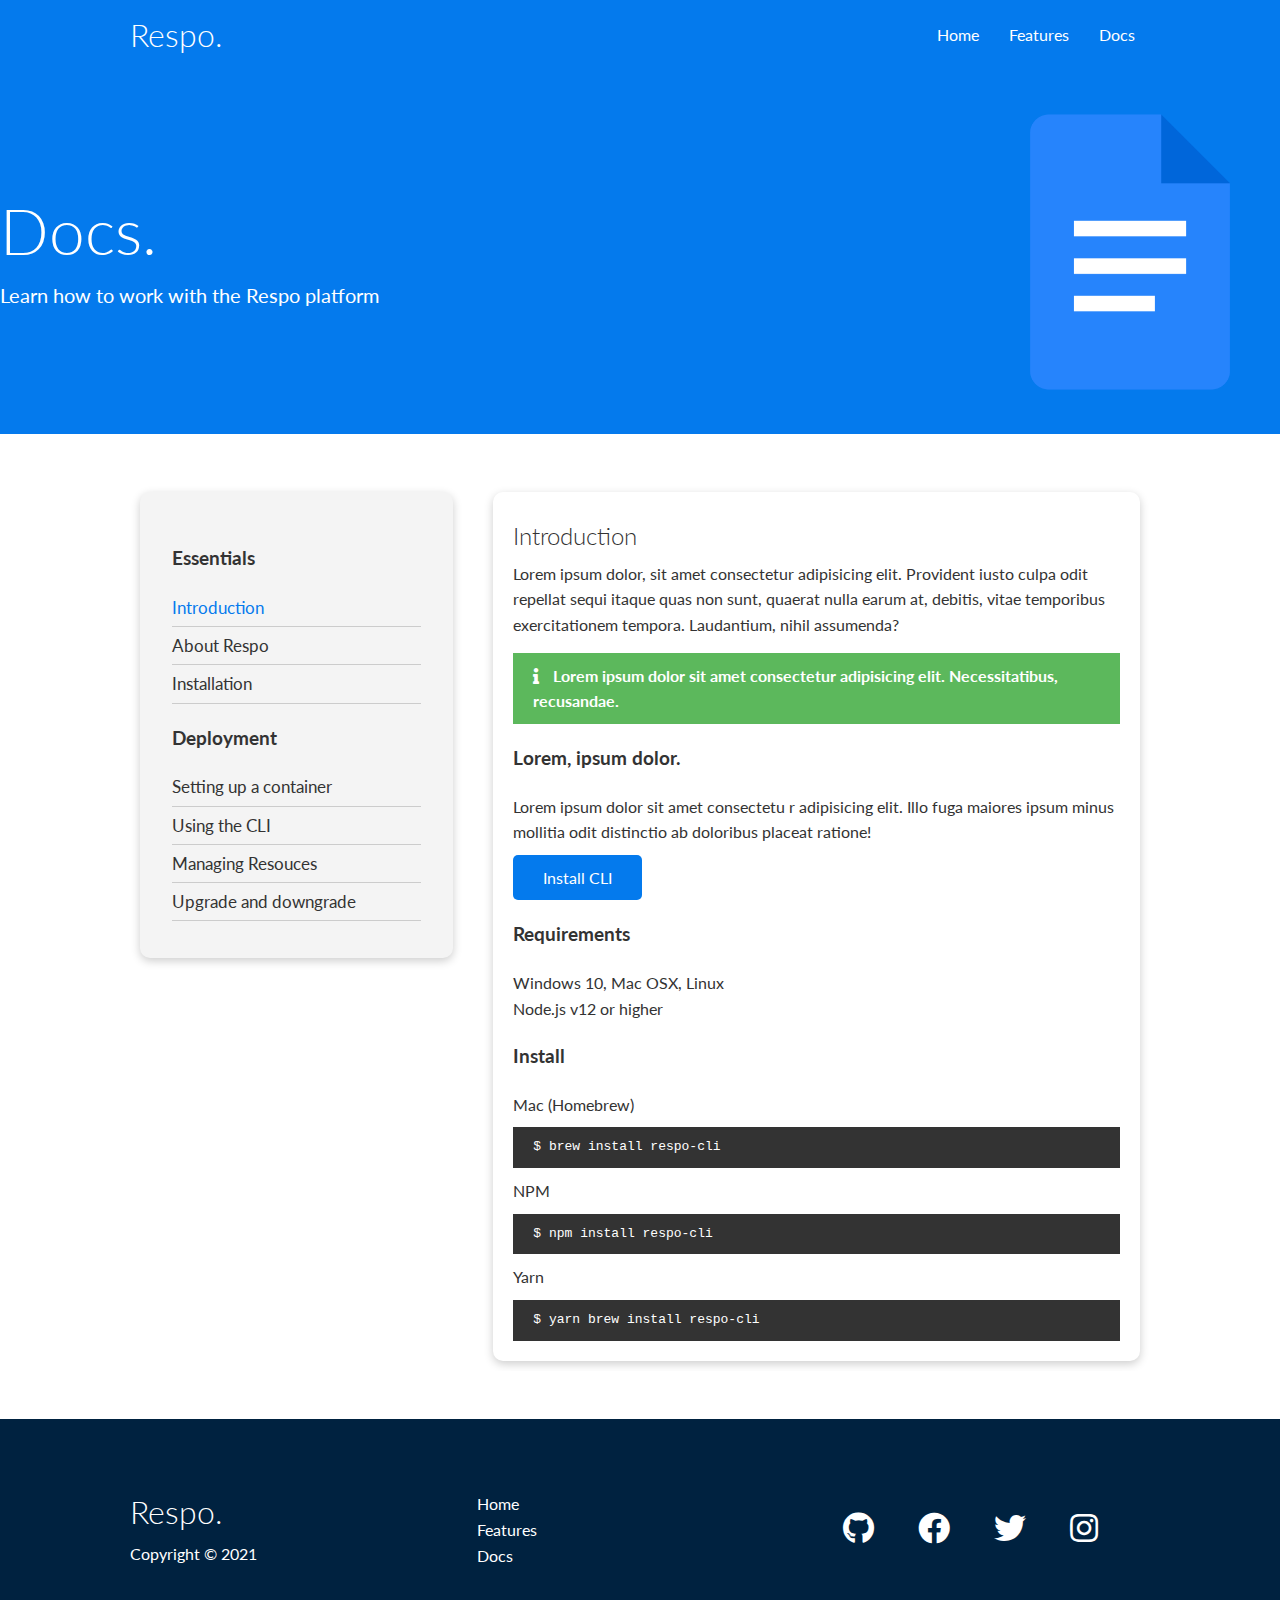
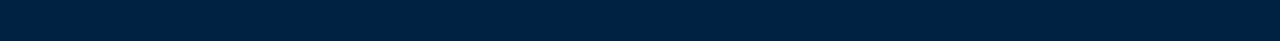
<file: Docs.html>
<!DOCTYPE html>
<html lang="en">
  <head>
    <meta charset="UTF-8" />
    <meta http-equiv="X-UA-Compatible" content="IE=edge" />
    <meta name="viewport" content="width=device-width, initial-scale=1.0" />
    <link
      rel="stylesheet"
      href="https://cdnjs.cloudflare.com/ajax/libs/font-awesome/5.15.4/css/all.min.css"
      integrity="sha512-1ycn6IcaQQ40/MKBW2W4Rhis/DbILU74C1vSrLJxCq57o941Ym01SwNsOMqvEBFlcgUa6xLiPY/NS5R+E6ztJQ=="
      crossorigin="anonymous"
      referrerpolicy="no-referrer"
    />
    <link rel="stylesheet" href="css/utilities.css" />
    <link rel="stylesheet" href="css/styles.css" />
    <title>My responsive website.</title>
  </head>
  <body>
    <!-- Navbar  -->
    <div class="navbar">
      <div class="container flex">
        <h1 class="logo">Respo.</h1>
        <nav>
          <ul>
            <li><a href="index.html"> Home</a></li>
            <li><a href="features.html"> Features</a></li>
            <li><a href="docs.html"> Docs</a></li>
          </ul>
        </nav>
      </div>
    </div>
    <!-- Head -->
    <section class="docs-head bg-primary py-3">
      <div class="comtainer grid">
        <div>
          <h1 class="xl">Docs.</h1>
          <p class="lead">Learn how to work with the Respo platform</p>
        </div>
        <img src="images/docs.png" alt="" />
      </div>
    </section>

    <!-- Docs-Main -->
    <section class="docs-main my-4">
      <div class="container grid">
        <div class="card bg-light p-3">
          <h3 class="my-2">Essentials</h3>
          <nav>
            <ul>
              <li><a class="text-primary" href="#">Introduction</a></li>
              <li><a href="#">About Respo</a></li>
              <li><a href="#">Installation</a></li>
            </ul>
          </nav>

          <h3 class="my-2">Deployment</h3>
          <nav>
            <ul>
              <li><a href="#">Setting up a container</a></li>
              <li><a href="#">Using the CLI</a></li>
              <li><a href="#">Managing Resouces</a></li>
              <li><a href="#">Upgrade and downgrade</a></li>
            </ul>
          </nav>
        </div>
        <div class="card">
          <h2>Introduction</h2>
          <p>
            Lorem ipsum dolor, sit amet consectetur adipisicing elit. Provident
            iusto culpa odit repellat sequi itaque quas non sunt, quaerat nulla
            earum at, debitis, vitae temporibus exercitationem tempora.
            Laudantium, nihil assumenda?
          </p>
          <div class="alert alert-success">
            <i class="fas fa-info"></i> Lorem ipsum dolor sit amet consectetur
            adipisicing elit. Necessitatibus, recusandae.
          </div>

          <h3>Lorem, ipsum dolor.</h3>
          <p>
            Lorem ipsum dolor sit amet consectetu r adipisicing elit. Illo fuga
            maiores ipsum minus mollitia odit distinctio ab doloribus placeat
            ratione!
          </p>
          <a href="#" class="btn btn-primary">Install CLI</a>

          <h3>Requirements</h3>
          <ul>
            <li>Windows 10, Mac OSX, Linux</li>
            <li>Node.js v12 or higher</li>
          </ul>

          <h3>Install</h3>
          <p>Mac (Homebrew)</p>
          <pre><code>$ brew install respo-cli</code></pre>
          <p>NPM</p>
          <pre><code>$ npm install respo-cli</code></pre>
          <p>Yarn</p>
          <pre><code>$ yarn brew install respo-cli</code></pre>
        </div>
      </div>
    </section>

    <!-- Footer -->
    <footer class="footer bg-dark py-5">
      <div class="container grid grid-3">
        <div>
          <h1>Respo.</h1>
          <p>Copyright &copy; 2021</p>
        </div>
        <nav>
          <ul>
            <li><a href="index.html">Home</a></li>
            <li><a href="features.html">Features</a></li>
            <li><a href="docs.html">Docs</a></li>
          </ul>
        </nav>
        <div class="social">
          <a href="#"><i class="fab fa-github fa-2x"></i></a>
          <a href="#"><i class="fab fa-facebook fa-2x"></i></a>
          <a href="#"><i class="fab fa-twitter fa-2x"></i></a>
          <a href="#"><i class="fab fa-instagram fa-2x"></i></a>
        </div>
      </div>
    </footer>
  </body>
</html>
</file>
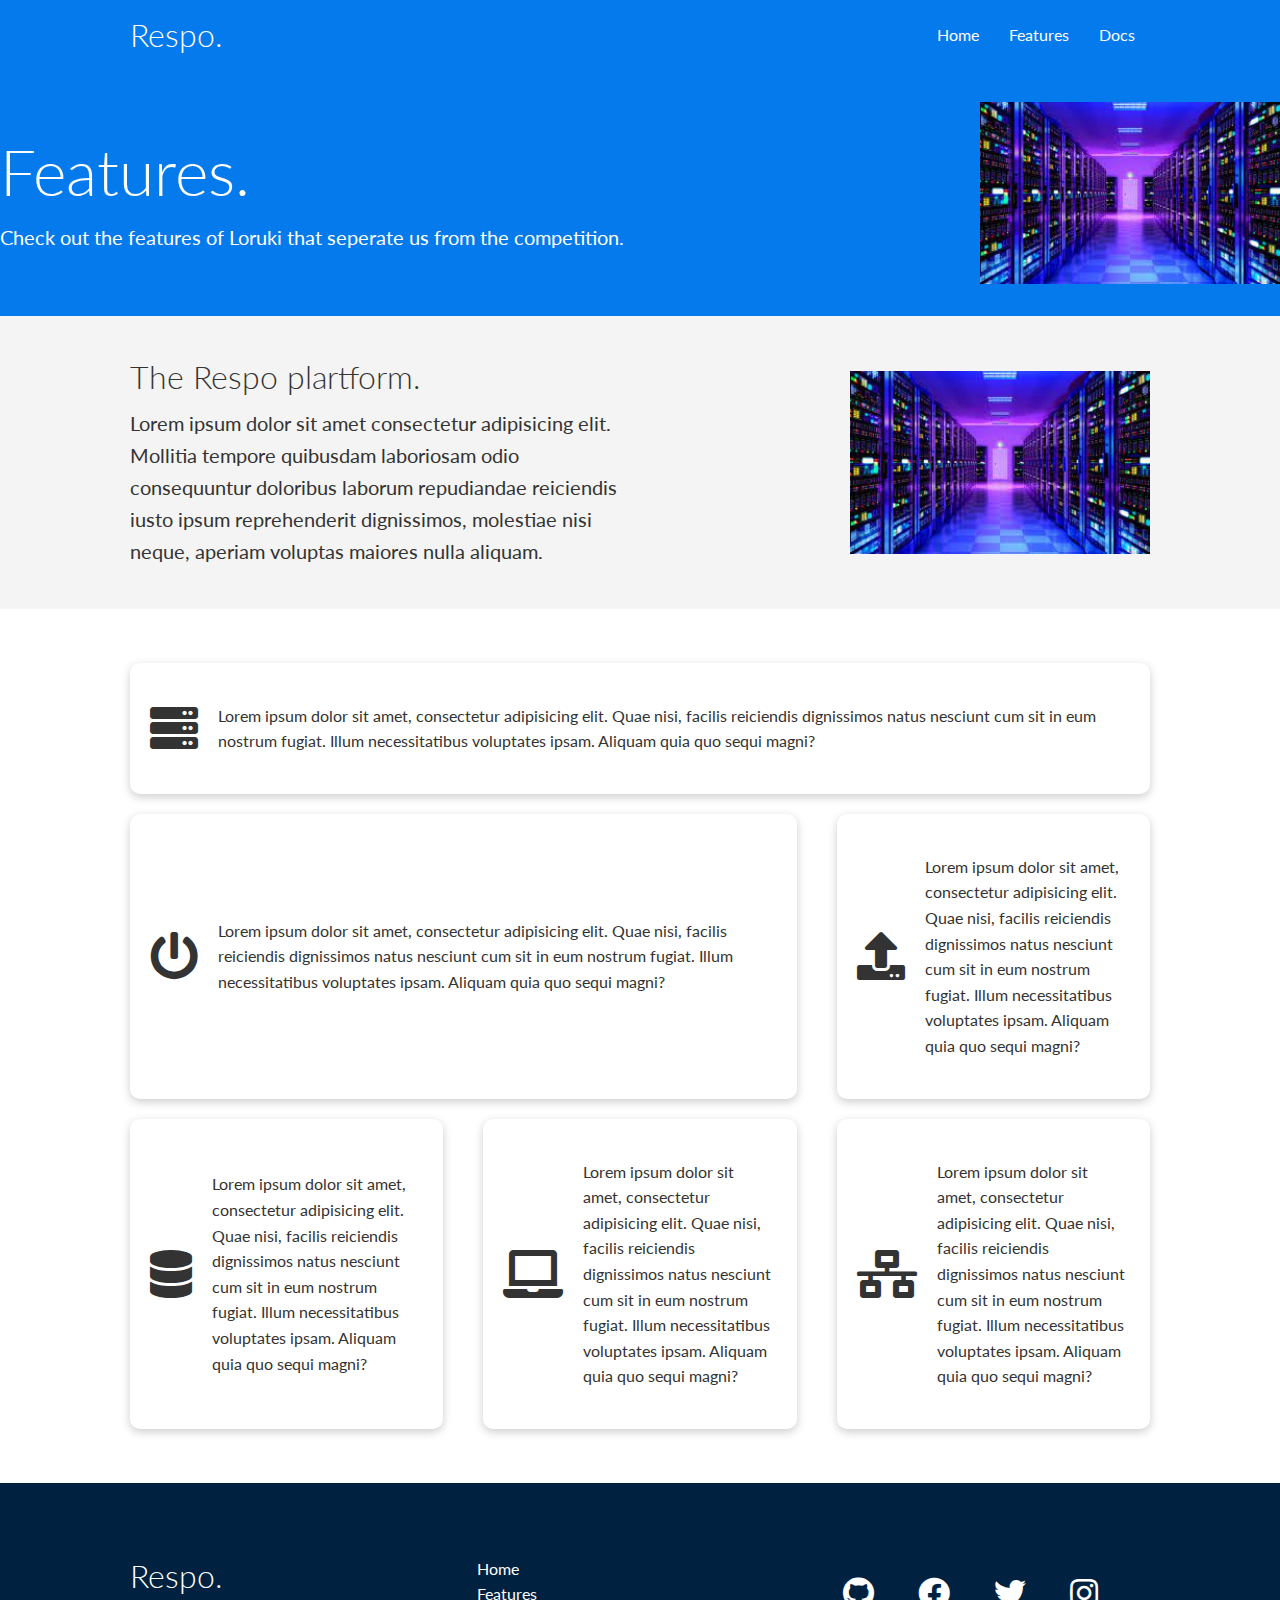
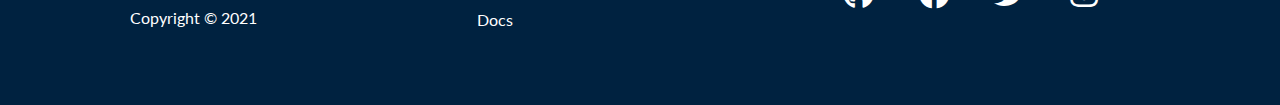
<file: Features.html>
<!DOCTYPE html>
<html lang="en">
<head>
    <meta charset="UTF-8">
    <meta http-equiv="X-UA-Compatible" content="IE=edge">
    <meta name="viewport" content="width=device-width, initial-scale=1.0">
    <link rel="stylesheet" href="https://cdnjs.cloudflare.com/ajax/libs/font-awesome/5.15.4/css/all.min.css" integrity="sha512-1ycn6IcaQQ40/MKBW2W4Rhis/DbILU74C1vSrLJxCq57o941Ym01SwNsOMqvEBFlcgUa6xLiPY/NS5R+E6ztJQ==" crossorigin="anonymous" referrerpolicy="no-referrer" />
    <link rel="stylesheet" href="css/utilities.css">
    <link rel="stylesheet" href="css/styles.css">
    <title>My responsive website.</title>
</head>
<body>
    <!-- Navbar  -->
    <div class="navbar">
        <div class="container flex" >
            <h1 class="logo">Respo.</h1>
            <nav>
                <ul>
                    <li><a href="index.html"> Home</a></li>
                    <li><a href="features.html"> Features</a></li>
                    <li><a href="docs.html"> Docs</a></li>
                </ul>
            </nav>
        </div>
    </div>
    <!-- Head -->
    <section class="features-head bg-primary py-3">
        <div class="comtainer grid">
            <div>
                <h1 class="xl">Features. </h1>
                <p class="lead">
                    Check out the features of Loruki  that seperate us
                    from  the competition.
                </p>
            </div>
            <img src="images/server2.jpg" alt="">
        </div>
    </section>
    <!-- Sub-Head -->
    <section class="features-sub-head bg-light py-3">
        <div class="container grid">
            <div>
                <h1 class="md">The Respo plartform.</h1>
                <p class="lead">


                    Lorem ipsum dolor sit amet consectetur adipisicing elit. Mollitia tempore quibusdam laboriosam odio consequuntur doloribus
                    laborum repudiandae reiciendis iusto ipsum reprehenderit dignissimos, molestiae nisi neque, aperiam voluptas maiores nulla aliquam.
               </p>
            </div>
            <img src="images/server2.jpg" alt="">
            
        </div>
    </section>
    <!-- Main Features -->
    <section class="features-main my-2">
        <div class="container grid grid-3">
            <div class="card flex">
                <i class="fas fa-server fa-3x"></i>
                <p>Lorem ipsum dolor sit amet, consectetur adipisicing elit. Quae nisi, facilis reiciendis dignissimos natus nesciunt
                     cum sit in eum nostrum fugiat. Illum necessitatibus voluptates ipsam. Aliquam quia quo sequi magni?</p>
            </div> 
            <div class="card flex">
                <i class="fas fa-power-off fa-3x"></i>
                <p>Lorem ipsum dolor sit amet, consectetur adipisicing elit. Quae nisi, facilis reiciendis dignissimos natus nesciunt
                     cum sit in eum nostrum fugiat. Illum necessitatibus voluptates ipsam. Aliquam quia quo sequi magni?</p>
            </div>  
            <div class="card flex">
                <i class="fas fa-upload fa-3x"></i>
                <p>Lorem ipsum dolor sit amet, consectetur adipisicing elit. Quae nisi, facilis reiciendis dignissimos natus nesciunt
                     cum sit in eum nostrum fugiat. Illum necessitatibus voluptates ipsam. Aliquam quia quo sequi magni?</p>
            </div>  
            <div class="card flex">
                <i class="fas fa-database fa-3x"></i>
                <p>Lorem ipsum dolor sit amet, consectetur adipisicing elit. Quae nisi, facilis reiciendis dignissimos natus nesciunt
                     cum sit in eum nostrum fugiat. Illum necessitatibus voluptates ipsam. Aliquam quia quo sequi magni?</p>
            </div>  
            <div class="card flex">
                <i class="fas fa-laptop fa-3x"></i>
                <p>Lorem ipsum dolor sit amet, consectetur adipisicing elit. Quae nisi, facilis reiciendis dignissimos natus nesciunt
                     cum sit in eum nostrum fugiat. Illum necessitatibus voluptates ipsam. Aliquam quia quo sequi magni?</p>
            </div>  
            <div class="card flex">
                <i class="fas fa-network-wired fa-3x"></i>
                <p>Lorem ipsum dolor sit amet, consectetur adipisicing elit. Quae nisi, facilis reiciendis dignissimos natus nesciunt
                     cum sit in eum nostrum fugiat. Illum necessitatibus voluptates ipsam. Aliquam quia quo sequi magni?</p>
            </div>  
         
        </div>

    </section>
    <!-- Footer -->
    <footer class="footer bg-dark py-5">
        <div class="container grid grid-3">
            <div>
                <h1>Respo.</h1>
            <p>Copyright &copy; 2021</p>
            </div>
            <nav>
                <ul>
                    <li><a href="index.html">Home</a></li>
                    <li><a href="features.html">Features</a></li>
                    <li><a href="docs.html">Docs</a></li>
                </ul>
            </nav>
            <div class="social">
                <a href="#"><i class="fab fa-github fa-2x"></i></a>
                <a href="#"><i class="fab fa-facebook fa-2x"></i></a>
                <a href="#"><i class="fab fa-twitter fa-2x"></i></a>
                <a href="#"><i class="fab fa-instagram fa-2x"></i></a>
            </div>
        </div>
    </footer>
</body>
</html>
</file>
<file: css/utilities.css>
/* Utilities */
.container {
  max-width: 1100px;
  margin: 0 auto;
  overflow: auto;
  padding: 0 40px;
}

.card {
  background-color: #fff;
  border-radius: 10px;
  box-shadow: 0 3px 10px rgba(0, 0, 0, 0.2);
  padding: 20px;
  margin: 10px;
}
.btn {
  display: inline-block;
  padding: 10px 30px;
  cursor: pointer;
  background: var(--primary-color);
  color: #fff;
  border: none;
  border-radius: 5px;
}
.btn:hover {
  transform: scale(0.98);
}

.btn-outline {
  background-color: transparent;
  border: 1px #fff solid;
}
/* Backrounds & colored buttons */
.bg-primary,
.btn-primary {
  background-color: var(--primary-color);
  color: #fff;
}
.bg-secondary,
.btn-secondary {
  background-color: var(--secodary-color);
  color: #fff;
}
.bg-dark,
.btn-dark {
  background-color: var(--dark-color);
  color: #fff;
}

.bg-light,
.btn-light {
  background-color: var(--light-color);
  color: #333;
}
.bg-primary a,
.btn-primary a,
.bg-secondary a,
.btn-secondary a,
.bg-dark a,
.btn-dark a {
  color: #fff;
}

/* Text colors */

.text-primary {
  color: var(--primary-color);
}
.text-secondary {
  color: var(--secodary-color);
}
.text-dark {
  color: var(--dark-color);
}

.text-light {
  color: var(--light-color);
}

/* Text-sizes */

.lead {
  font-size: 20px;
}

.sm {
  font-size: 1rem;
}

.md {
  font-size: 2rem;
}

.lg {
  font-size: 3rem;
}

.xl {
  font-size: 4rem;
}

.text-center {
  text-align: center;
}
/* Alert */
.alert {
  background-color: var(--light-color);
  padding: 10px 20px;
  font-weight: bold;
  margin: 15px 0;
}

.alert i {
  margin-right: 10px;
}

.alert-success {
  background-color: var(--success-color);
  color: #fff;
}

.alert-error {
  background-color: var(--error-color);
  color: #fff;
}

.flex {
  display: flex;
  justify-content: space-between;
  align-items: center;
  height: 100%;
}
.grid {
  display: grid;
  grid-template-columns: repeat(2, 1fr);
  gap: 20px;
  justify-content: center;
  align-items: center;
  height: 100%;
}
.grid-3 {
  grid-template-columns: repeat(3, 1fr);
  /* Margin */
}
.my-1 {
  margin: 1rem 0;
}
.my-2 {
  margin: 1.5rem 0;
}
.my-3 {
  margin: 2rem 0;
}
.my-4 {
  margin: 3rem 0;
}
.my-5 {
  margin: 4rem 0;
}

.m-1 {
  margin: 1rem;
}
.m-2 {
  margin: 1.5rem;
}
.m-3 {
  margin: 2rem;
}
.m-4 {
  margin: 3rem;
}
.m-5 {
  margin: 4rem;
}

/* Padding */

.py-1 {
  padding: 1rem 0;
}
.py-2 {
  padding: 1.5rem 0;
}
.py-3 {
  padding: 2rem 0;
}
.py-4 {
  padding: 3rem 0;
}
.py-5 {
  padding: 4rem 0;
}

.p-1 {
  padding: 1rem;
}
.p-2 {
  padding: 1.5rem;
}
.p-3 {
  padding: 2rem;
}
.p-4 {
  padding: 3rem;
}
.p-5 {
  padding: 4rem;
}
</file>
<file: css/styles.css>
@import url("https://fonts.googleapis.com/css2?family=Lato:wght@300&display=swap");
:root {
  --primary-color: #047aed;
  --secondary-color: #1c3fa8;
  --dark-color: #002240;
  --light-color: #f4f4f4;
  --success-color: #5cb85c;
  --error-color: #d9534f;
}

* {
  box-sizing: border-box;
  padding: 0;
  margin: 0;
}

body {
  font-family: "Lato", sans-seriff;
  color: #333;
  line-height: 1.6;
}

ul {
  text-decoration: none;
  list-style-type: none;
}

a {
  text-decoration: none;
  color: #333;
}

h1,
h2 {
  font-weight: 300;
  line-height: 1.2;
  margin: 10px 0;
}
p {
  margin: 10px 0;
}

img {
  width: 100%;
}

code,
pre {
  background: #333;
  color: #fff;
  padding: 10px;
}

.hidden {
  visibility: hidden;
  height: 0;
}

.navbar {
  background-color: var(--primary-color);
  color: #fff;
  height: 70px;
}

.navbar ul {
  display: flex;
}

.navbar a {
  color: #fff;
  padding: 10px;
  margin: 0 5px;
}
.navbar a:hover {
  border-bottom: 2px #fff solid;
}
.navbar .flex {
  justify-content: space-between;
}
/* Showcase */
.showcase {
  height: 400px;
  background-color: var(--primary-color);
  color: #fff;
  position: relative;
}
.showcase h1 {
  font-size: 40px;
  margin: 20px;
}
.showcase p {
  margin: 20px;
}

.showcase .grid {
  overflow: visible;
  grid-template-columns: 55% 45%;
  gap: 30px;
}

.showcase-text {
  animation: slideInFromTop 1s ease-in;
}

.showcase-form {
  position: relative;
  top: 60px;
  height: 350px;
  width: 400px;
  padding: 40px;
  z-index: 100;
  animation: slideInFromBottom 1s ease-in;
}
.showcase-form .form-control {
  margin: 30px 0;
}

.showcase-form input[type="text"],
.showcase-form input[type="email"] {
  border: 0;
  border-bottom: 1px solid #b4becb;
  width: 100%;
  padding: 3px;
  font-size: 16px;
}
.showcase-form input:focus {
  outline: none;
}
.showcase::before,
.showcase::after {
  content: "";
  position: absolute;
  height: 100px;
  bottom: -70px;
  right: 0;
  left: 0;
  background: #fff;
  transform: skewY(-3deg);
  -webkit-transform: skewY(-3deg);
  -moz-transform: skewY(-3deg);
  -ms-transform: skewY(-3deg);
}
/* Stats */
.stats {
  padding-top: 100px;
}

.stats-heading {
  max-width: 500px;
  margin: auto;
}
.stats .grid h3 {
  font-size: 35px;
}
.stats .grid p {
  font-size: 20px;
  font-weight: bold;
}

/* Cli */
.cli .grid {
  grid-template-columns: repeat(3, 1fr);
  grid-template-rows: repeat(2, 1fr);
}

.cli .grid > *:first-child {
  grid-column: 1 / span 2;
  grid-row: 1 / span 2;
}
/* Cloud */
.cloud.grid {
  grid-template-columns: 4fr 3fr;
}
/* Languages */
.languages .flex {
  flex-wrap: wrap;
}
.languages .card {
  text-align: center;
  margin: 18px 10px 40px;
  transition: transform 0.2s ease-in;
}
.languages .card h4 {
  font-size: 20px;
  margin-bottom: 10px;
}
.languages .card:hover {
  transform: translateY(-15px);
}
/* Features */

.features-head img {
  width: 300px;
  justify-self: flex-end;
}

.features-sub-head img {
  width: 300px;
  justify-self: flex-end;
}

.features-main .card > i {
  margin-right: 20px;
}

.features-main .grid {
  padding: 30px;
}

.features-main .grid > *:first-child {
  grid-column: 1 / span 3;
}
.features-main .grid > *:nth-child(2) {
  grid-column: 1 / span 2;
}

/* Docs */

.docs-head img {
  width: 300px;
  justify-self: flex-end;
}

.docs-main h3 {
  margin: 20px 0;
}

.docs-main .grid {
  grid-template-columns: 1fr 2fr;
  align-items: flex-start;
}

.docs-main nav li {
  font-size: 17px;
  padding-bottom: 5px;
  margin-bottom: 5px;
  border-bottom: 1px #ccc solid;
}

.docs-main a:hover {
  font-weight: bold;
}

/* Footer */
.footer .social a {
  margin: 0 20px;
}

/* Animations */
@keyframes slideInFromLeft {
  0% {
    transform: translateX(-100%);
  }

  100% {
    transform: translateX(0);
  }
}

@keyframes slideInFromRight {
  0% {
    transform: translateX(100%);
  }

  100% {
    transform: translateX(0);
  }
}

@keyframes slideInFromTop {
  0% {
    transform: translateY(-100%);
  }

  100% {
    transform: translateY(0);
  }
}

@keyframes slideInFromBottom {
  0% {
    transform: translateY(100%);
  }

  100% {
    transform: translateX(0);
  }
}

/* Tablets and under */
@media (max-width: 768px) {
  .grid,
  .showcase .grid,
  .stats .grid,
  .cli .grid,
  .cloud .grid,
  .features-main .grid,
  .docs-main .grid {
    grid-template-columns: 1fr;
    grid-template-rows: 1fr;
  }

  .showcase {
    height: auto;
  }
  .showcase-text {
    text-align: center;
    margin-top: 40px;
  }
  .showcase-form {
    justify-self: center;
    margin: auto;
  }
  .cli .grid > *:first-child {
    grid-column: 1;
    grid-row: 1;
  }

  .features-head,
  .features-sub-head,
  .docs-main {
    text-align: center;
  }

  .features-head img,
  .features-sub-head img,
  .docs-main img {
    justify-self: center;
  }

  .features-main .grid > *:first-child {
  }
}

/* Mobile */
@media (max-width: 500px) {
  .navbar {
    height: 110px;
  }

  .navbar .flex {
    flex-direction: column;
  }

  .navbar ul {
    padding: 10px;
    background-color: rgba(0, 0, 0, 0.1);
  }
}
</file>
